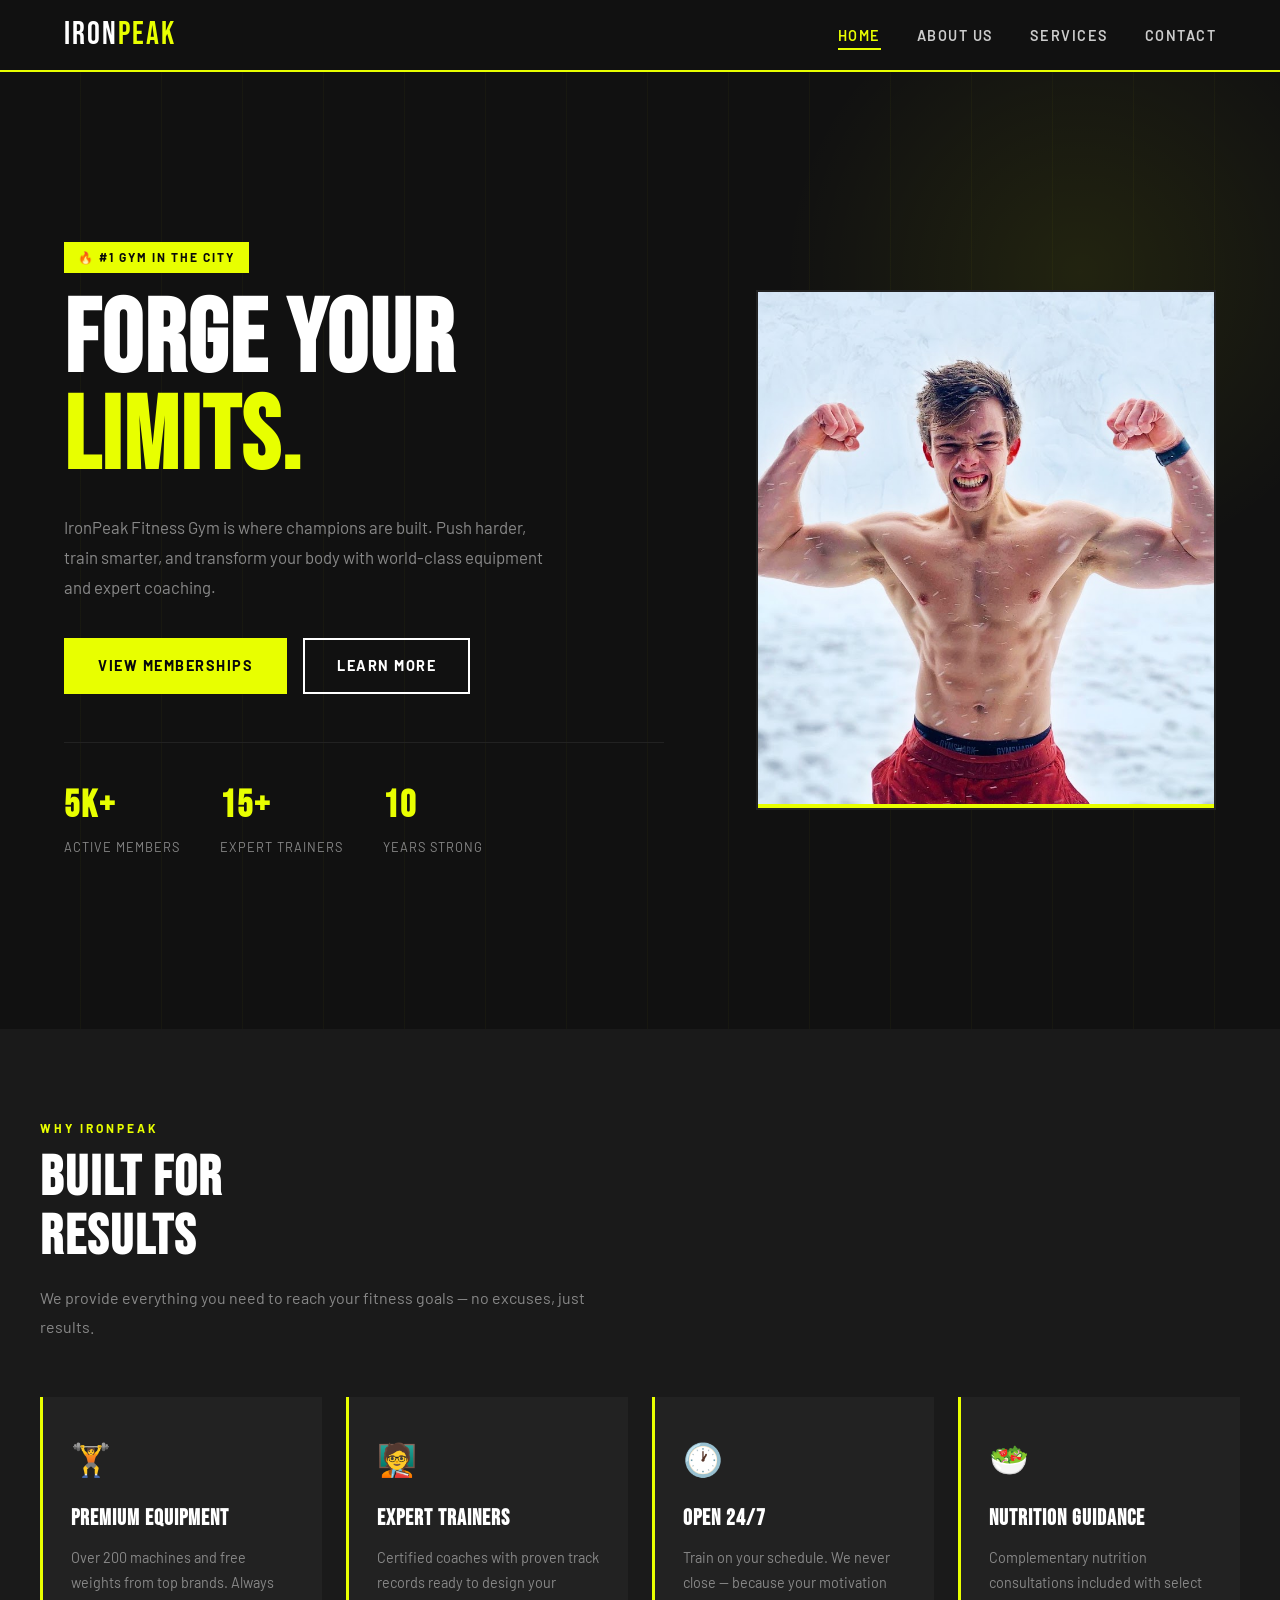
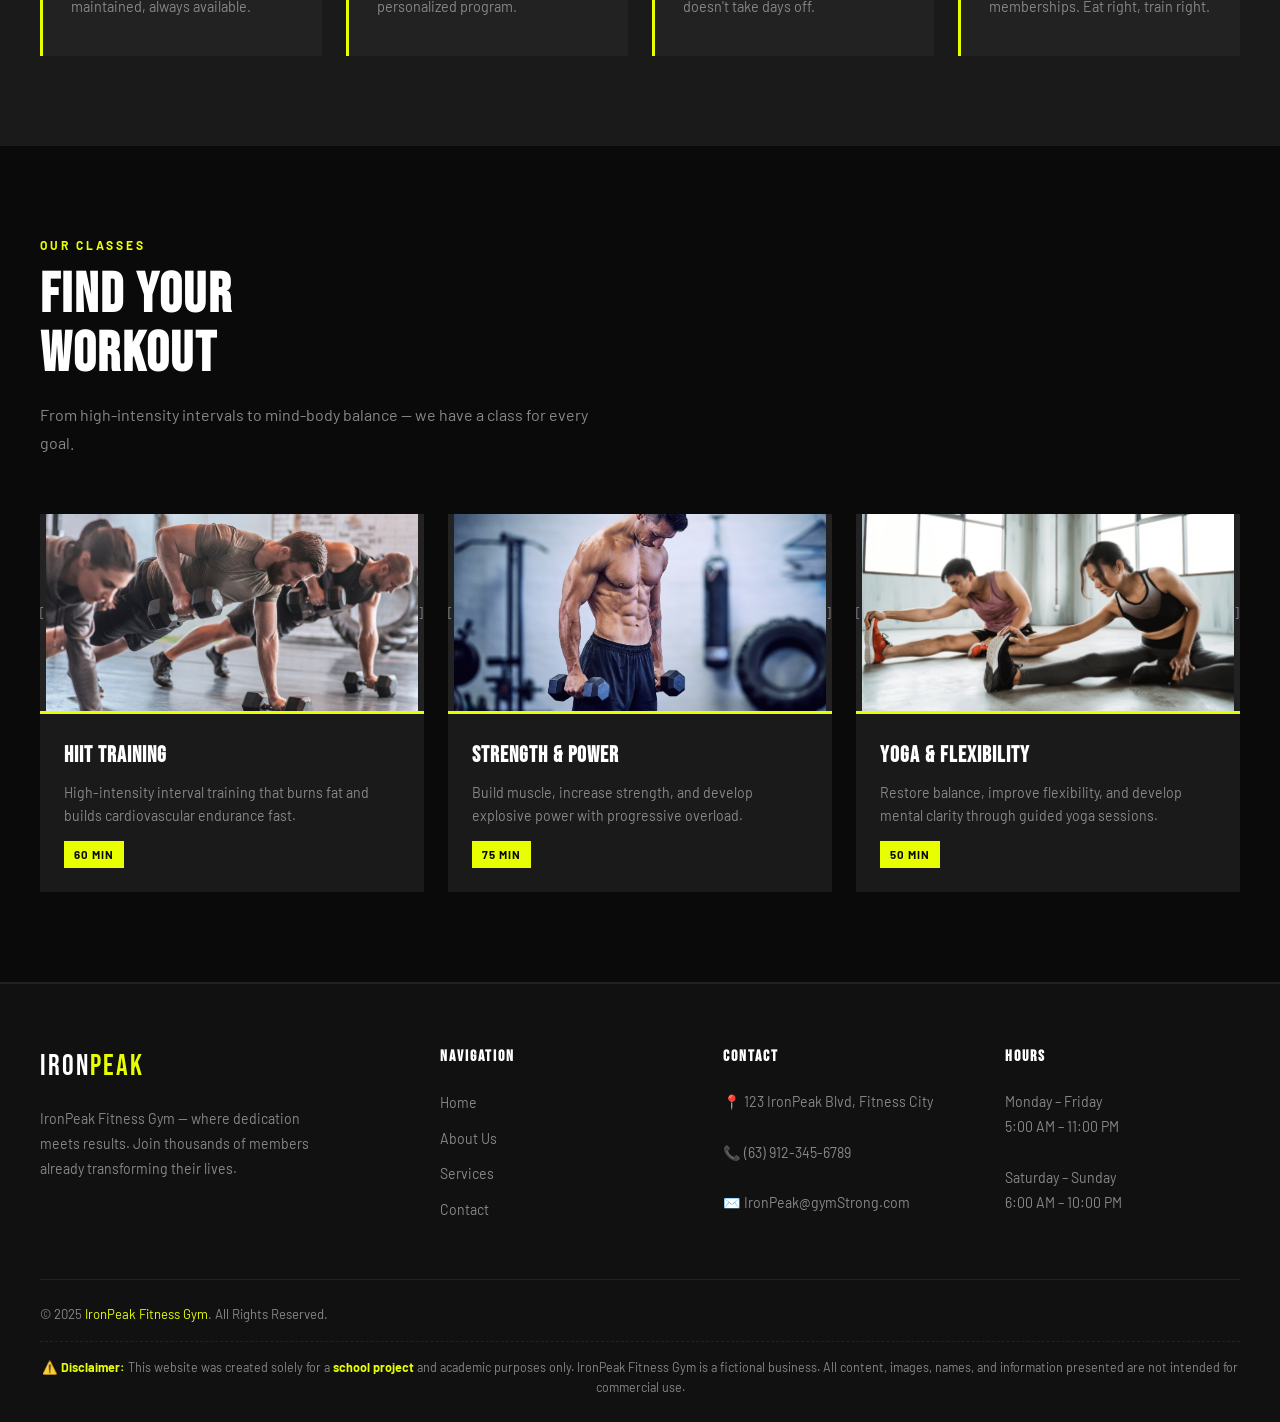
<file: index.html>
<!DOCTYPE html>
<html lang="en">
<head>
  <meta charset="UTF-8" />
  <meta name="viewport" content="width=device-width, initial-scale=1.0" />
  <title>IronPeak Fitness Gym — Home</title>
  <link rel="stylesheet" href="style.css" />
  <link href="https://fonts.googleapis.com/css2?family=Bebas+Neue&family=Barlow:wght@400;600;700&display=swap" rel="stylesheet" />
</head>
<body>

  <header>
    <div class="nav-container">
      <a href="index.html" class="logo">IRON<span>PEAK</span></a>
      <nav>
        <ul id="nav-menu">
          <li><a href="index.html" class="active">Home</a></li>
          <li><a href="about.html">About Us</a></li>
          <li><a href="services.html">Services</a></li>
          <li><a href="contact.html">Contact</a></li>
        </ul>
      </nav>
      <button class="hamburger" id="hamburger" aria-label="Toggle navigation">
        <span></span>
        <span></span>
        <span></span>
      </button>
    </div>
  </header>

  <section class="hero">
    <div class="hero-container">
      <div class="hero-text">
        <span class="hero-badge">🔥 #1 Gym in the City</span>
        <h1>FORGE YOUR<br><span>LIMITS.</span></h1>
        <p>IronPeak Fitness Gym is where champions are built. Push harder, train smarter, and transform your body with world-class equipment and expert coaching.</p>
        <div class="hero-buttons">
          <a href="services.html" class="btn-primary">View Memberships</a>
          <a href="about.html" class="btn-secondary">Learn More</a>
        </div>
        <div class="hero-stats">
          <div class="stat">
            <h3>5K+</h3>
            <p>Active Members</p>
          </div>
          <div class="stat">
            <h3>15+</h3>
            <p>Expert Trainers</p>
          </div>
          <div class="stat">
            <h3>10</h3>
            <p>Years Strong</p>
          </div>
        </div>
      </div>

      <div class="hero-image">
        <div class="hero-image-box">
          <div class="hero-image-placeholder">
            <img src="images\Stan 1.jpg" alt="Hero">
          </div>
        </div>
      </div>
    </div>
  </section>

  <section class="why-section">
    <div class="section-container">
      <span class="section-label">Why IronPeak</span>
      <h2 class="section-title">BUILT FOR<br>RESULTS</h2>
      <p class="section-subtitle">We provide everything you need to reach your fitness goals — no excuses, just results.</p>

      <div class="features-grid">
        <article class="feature-card">
          <div class="feature-icon">🏋️</div>
          <h3>Premium Equipment</h3>
          <p>Over 200 machines and free weights from top brands. Always maintained, always available.</p>
        </article>
        <article class="feature-card">
          <div class="feature-icon">🧑‍🏫</div>
          <h3>Expert Trainers</h3>
          <p>Certified coaches with proven track records ready to design your personalized program.</p>
        </article>
        <article class="feature-card">
          <div class="feature-icon">🕐</div>
          <h3>Open 24/7</h3>
          <p>Train on your schedule. We never close — because your motivation doesn't take days off.</p>
        </article>
        <article class="feature-card">
          <div class="feature-icon">🥗</div>
          <h3>Nutrition Guidance</h3>
          <p>Complementary nutrition consultations included with select memberships. Eat right, train right.</p>
        </article>
      </div>
    </div>
  </section>

  <section class="classes-section">
    <div class="section-container">
      <span class="section-label">Our Classes</span>
      <h2 class="section-title">FIND YOUR<br>WORKOUT</h2>
      <p class="section-subtitle">From high-intensity intervals to mind-body balance — we have a class for every goal.</p>

      <div class="classes-grid">
        <article class="class-card">
          <div class="class-card-img">[<img src="images/Class Hitt.jpeg" alt="pic1">]</div>
          <div class="class-card-body">
            <h3>HIIT Training</h3>
            <p>High-intensity interval training that burns fat and builds cardiovascular endurance fast.</p>
            <span class="class-tag">60 min</span>
          </div>
        </article>
        <article class="class-card">
          <div class="class-card-img">[<img src="images/Strength.jpg" alt="pic2">]</div>

          <div class="class-card-body">
            <h3>Strength & Power</h3>
            <p>Build muscle, increase strength, and develop explosive power with progressive overload.</p>
            <span class="class-tag">75 min</span>
          </div>
        </article>
        <article class="class-card">
          <div class="class-card-img">[<img src="images/Flexibility.jpg" alt="pic3">]</div>
          <div class="class-card-body">
            <h3>Yoga & Flexibility</h3>
            <p>Restore balance, improve flexibility, and develop mental clarity through guided yoga sessions.</p>
            <span class="class-tag">50 min</span>
          </div>
        </article>
      </div>
    </div>
  </section>

  <footer>
    <div class="footer-container">
      <div class="footer-top">
        <div class="footer-brand">
          <a href="index.html" class="logo">IRON<span>PEAK</span></a>
          <p>IronPeak Fitness Gym — where dedication meets results. Join thousands of members already transforming their lives.</p>
        </div>
        <div class="footer-col">
          <h4>Navigation</h4>
          <ul>
            <li><a href="index.html">Home</a></li>
            <li><a href="about.html">About Us</a></li>
            <li><a href="services.html">Services</a></li>
            <li><a href="contact.html">Contact</a></li>
          </ul>
        </div>
        <div class="footer-col">
          <h4>Contact</h4>
          <p>📍 123 IronPeak Blvd, Fitness City<br><br>📞 (63) 912-345-6789<br><br>✉️ IronPeak@gymStrong.com</p>
        </div>
        <div class="footer-col">
          <h4>Hours</h4>
          <p>Monday – Friday<br>5:00 AM – 11:00 PM<br><br>Saturday – Sunday<br>6:00 AM – 10:00 PM</p>
        </div>
      </div>
      <div class="footer-bottom">
        <p>© 2025 <span>IronPeak Fitness Gym</span>. All Rights Reserved.</p>
      </div>
      <div class="footer-disclaimer">
        <p>⚠️ <strong>Disclaimer:</strong> This website was created solely for a <strong>school project</strong> and academic purposes only. IronPeak Fitness Gym is a fictional business. All content, images, names, and information presented are not intended for commercial use.</p>
      </div>
    </div>
  </footer>

  <script>
    const hamburger = document.getElementById('hamburger');
    const navMenu = document.getElementById('nav-menu');
    hamburger.addEventListener('click', function() {
      navMenu.classList.toggle('open');
    });
  </script>

</body>
</html>
</file>
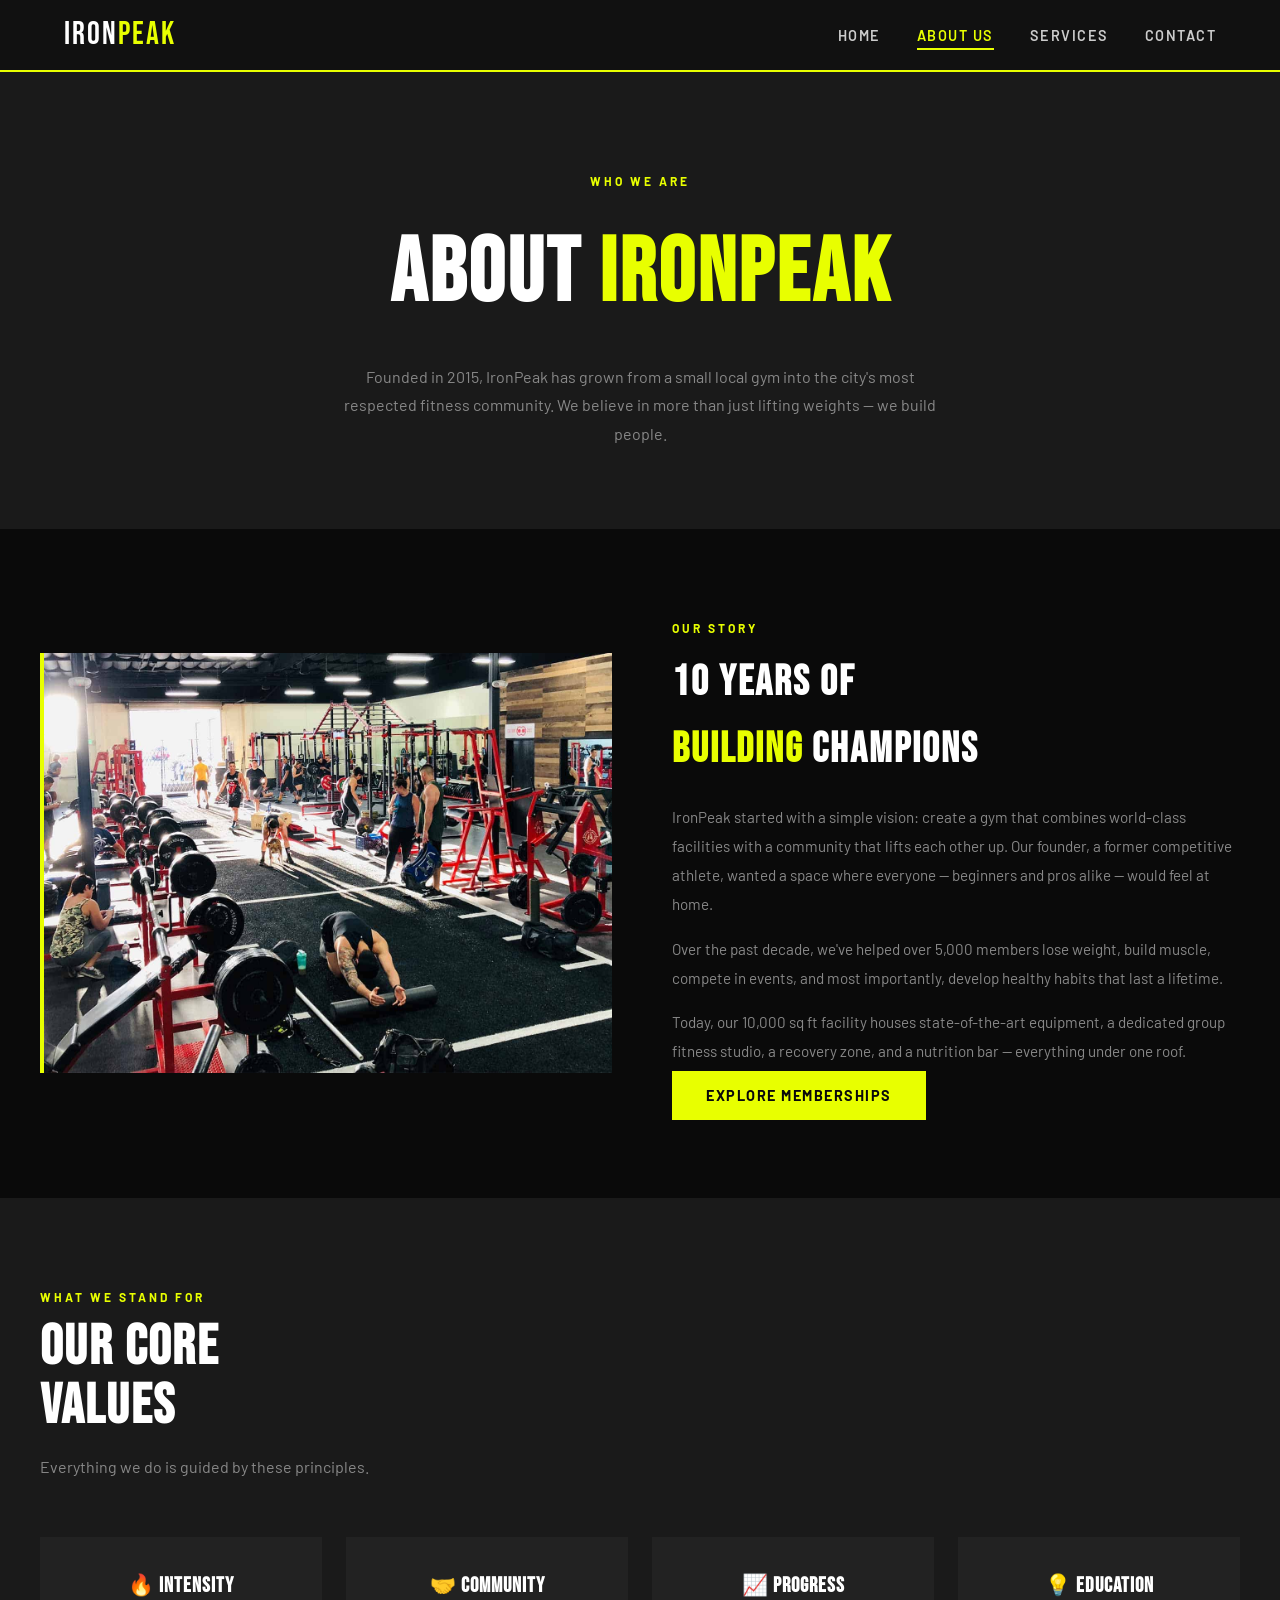
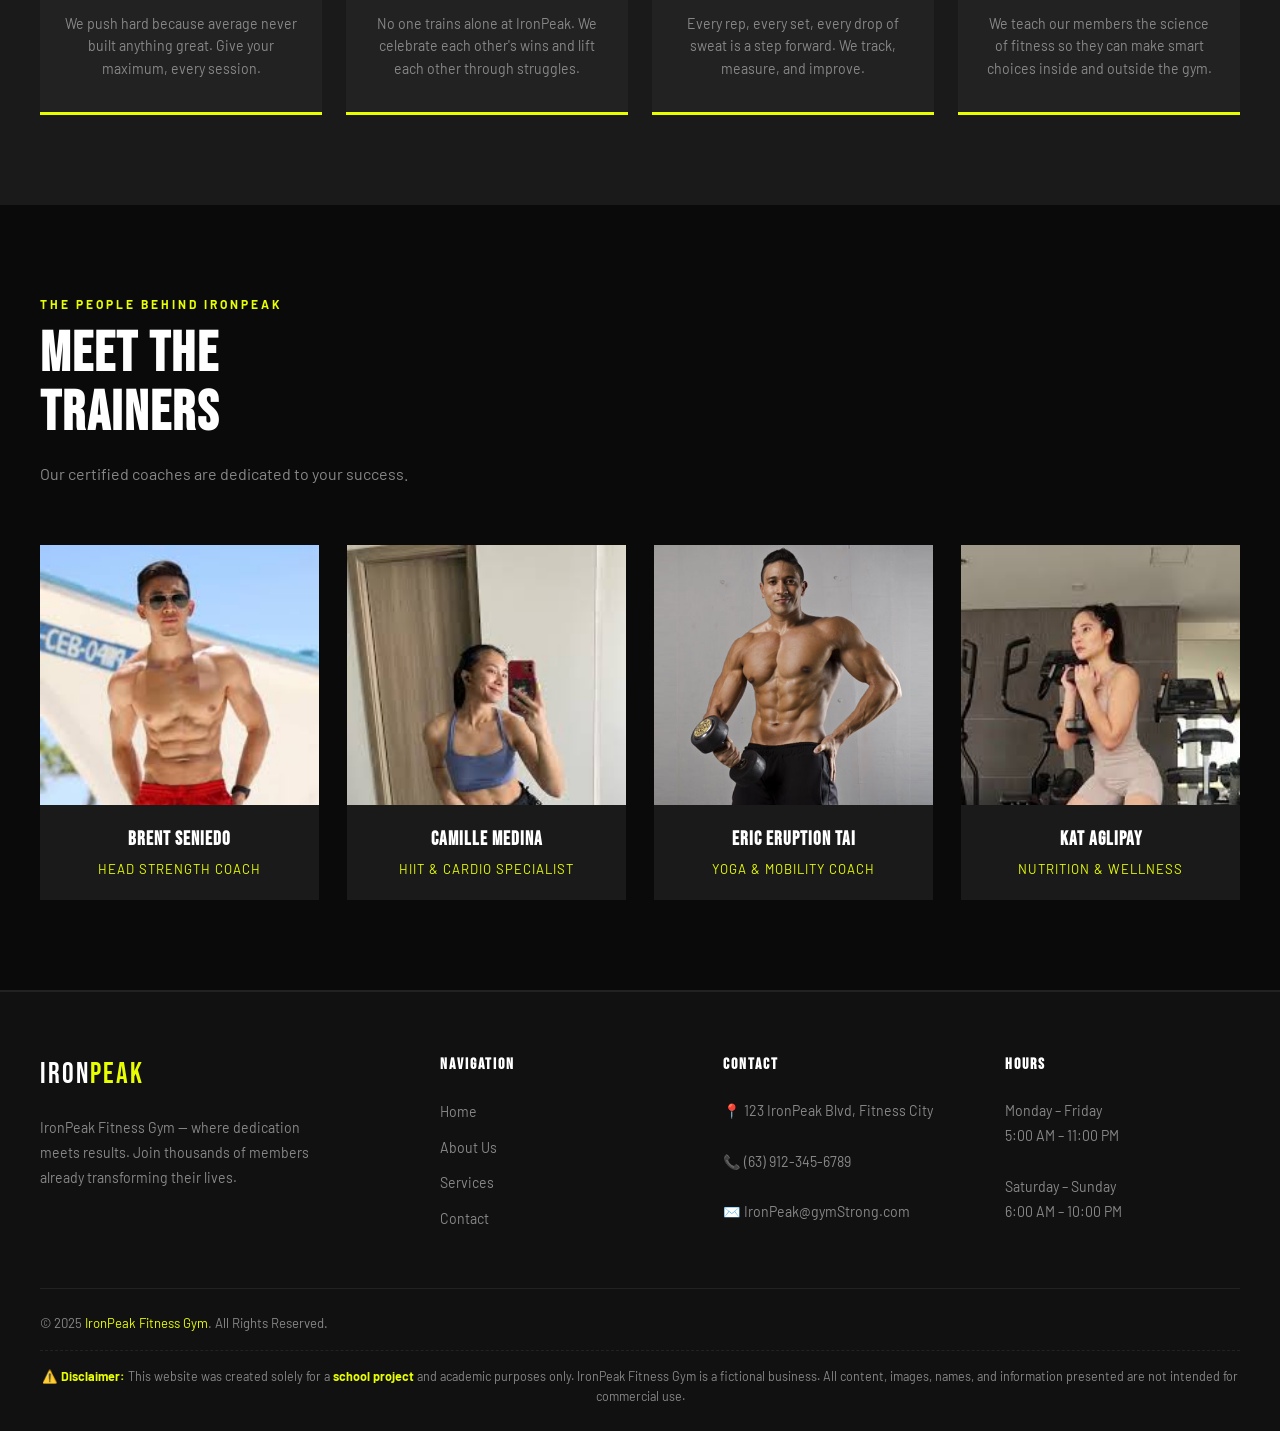
<file: about.html>
<!DOCTYPE html>
<html lang="en">
<head>
  <meta charset="UTF-8" />
  <meta name="viewport" content="width=device-width, initial-scale=1.0" />
  <title>IronPeak Fitness Gym — About Us</title>
  <link rel="stylesheet" href="style.css" />
  <link href="https://fonts.googleapis.com/css2?family=Bebas+Neue&family=Barlow:wght@400;600;700&display=swap" rel="stylesheet" />
</head>
<body>

  <header>
    <div class="nav-container">
      <a href="index.html" class="logo">IRON<span>PEAK</span></a>
      <nav>
        <ul id="nav-menu">
          <li><a href="index.html">Home</a></li>
          <li><a href="about.html" class="active">About Us</a></li>
          <li><a href="services.html">Services</a></li>
          <li><a href="contact.html">Contact</a></li>
        </ul>
      </nav>
      <button class="hamburger" id="hamburger" aria-label="Toggle navigation">
        <span></span>
        <span></span>
        <span></span>
      </button>
    </div>
  </header>

  <section class="about-hero">
    <span class="section-label">Who We Are</span>
    <h1>ABOUT <span>IRONPEAK</span></h1>
    <p>Founded in 2015, IronPeak has grown from a small local gym into the city's most respected fitness community. We believe in more than just lifting weights — we build people.</p>
  </section>

  <section class="about-story">
    <div class="section-container">
      <div class="about-flex">
        <div class="about-img-box">
          <img src="images/Gym.jpg" alt="gym">
        </div>
        <div class="about-content">
          <span class="section-label">Our Story</span>
          <h2>10 YEARS OF<br><span>BUILDING</span> CHAMPIONS</h2>
          <p>IronPeak started with a simple vision: create a gym that combines world-class facilities with a community that lifts each other up. Our founder, a former competitive athlete, wanted a space where everyone — beginners and pros alike — would feel at home.</p>
          <p>Over the past decade, we've helped over 5,000 members lose weight, build muscle, compete in events, and most importantly, develop healthy habits that last a lifetime.</p>
          <p>Today, our 10,000 sq ft facility houses state-of-the-art equipment, a dedicated group fitness studio, a recovery zone, and a nutrition bar — everything under one roof.</p>
          <a href="services.html" class="btn-primary">Explore Memberships</a>
        </div>
      </div>
    </div>
  </section>

  <section class="about-values">
    <div class="section-container">
      <span class="section-label">What We Stand For</span>
      <h2 class="section-title">OUR CORE<br>VALUES</h2>
      <p class="section-subtitle">Everything we do is guided by these principles.</p>

      <div class="values-grid">
        <article class="value-card">
          <h3>🔥 Intensity</h3>
          <p>We push hard because average never built anything great. Give your maximum, every session.</p>
        </article>
        <article class="value-card">
          <h3>🤝 Community</h3>
          <p>No one trains alone at IronPeak. We celebrate each other's wins and lift each other through struggles.</p>
        </article>
        <article class="value-card">
          <h3>📈 Progress</h3>
          <p>Every rep, every set, every drop of sweat is a step forward. We track, measure, and improve.</p>
        </article>
        <article class="value-card">
          <h3>💡 Education</h3>
          <p>We teach our members the science of fitness so they can make smart choices inside and outside the gym.</p>
        </article>
      </div>
    </div>
  </section>

  <section class="team-section">
    <div class="section-container">
      <span class="section-label">The People Behind IronPeak</span>
      <h2 class="section-title">MEET THE<br>TRAINERS</h2>
      <p class="section-subtitle">Our certified coaches are dedicated to your success.</p>

      <div class="team-grid">
        <article class="team-card">
          <div class="team-photo"><img src="images/brent.jpg" alt="brent"></div>
          <div class="team-info">
            <h4>Brent Seniedo</h4>
            <p>Head Strength Coach</p>
          </div>
        </article>
        <article class="team-card">
          <div class="team-photo"><img src="images/camille.jpg" alt="cam"></div>
          <div class="team-info">
            <h4>Camille Medina</h4>
            <p>HIIT & Cardio Specialist</p>
          </div>
        </article>
        <article class="team-card">
          <div class="team-photo"><img src="images/Eric.jpg" alt="Eric"></div>
          <div class="team-info">
            <h4>Eric Eruption Tai </h4>
            <p>Yoga & Mobility Coach</p>
          </div>
        </article>
        <article class="team-card">
          <div class="team-photo"><img src="images/Kat.jpg" alt="Kat"></div>
          <div class="team-info">
            <h4>Kat Aglipay</h4>
            <p>Nutrition & Wellness</p>
          </div>
        </article>
      </div>
    </div>
  </section>

  <footer>
    <div class="footer-container">
      <div class="footer-top">
        <div class="footer-brand">
          <a href="index.html" class="logo">IRON<span>PEAK</span></a>
          <p>IronPeak Fitness Gym — where dedication meets results. Join thousands of members already transforming their lives.</p>
        </div>
        <div class="footer-col">
          <h4>Navigation</h4>
          <ul>
            <li><a href="index.html">Home</a></li>
            <li><a href="about.html">About Us</a></li>
            <li><a href="services.html">Services</a></li>
            <li><a href="contact.html">Contact</a></li>
          </ul>
        </div>
        <div class="footer-col">
          <h4>Contact</h4>
          <p>📍 123 IronPeak Blvd, Fitness City<br><br>📞 (63) 912-345-6789<br><br>✉️ IronPeak@gymStrong.com</p>
        </div>
        <div class="footer-col">
          <h4>Hours</h4>
          <p>Monday – Friday<br>5:00 AM – 11:00 PM<br><br>Saturday – Sunday<br>6:00 AM – 10:00 PM</p>
        </div>
      </div>
      <div class="footer-bottom">
        <p>© 2025 <span>IronPeak Fitness Gym</span>. All Rights Reserved.</p>
      </div>
      <div class="footer-disclaimer">
        <p>⚠️ <strong>Disclaimer:</strong> This website was created solely for a <strong>school project</strong> and academic purposes only. IronPeak Fitness Gym is a fictional business. All content, images, names, and information presented are not intended for commercial use.</p>
      </div>
    </div>
  </footer>
  
  <script>
    const hamburger = document.getElementById('hamburger');
    const navMenu = document.getElementById('nav-menu');
    hamburger.addEventListener('click', function() {
      navMenu.classList.toggle('open');
    });
  </script>

</body>
</html>
</file>
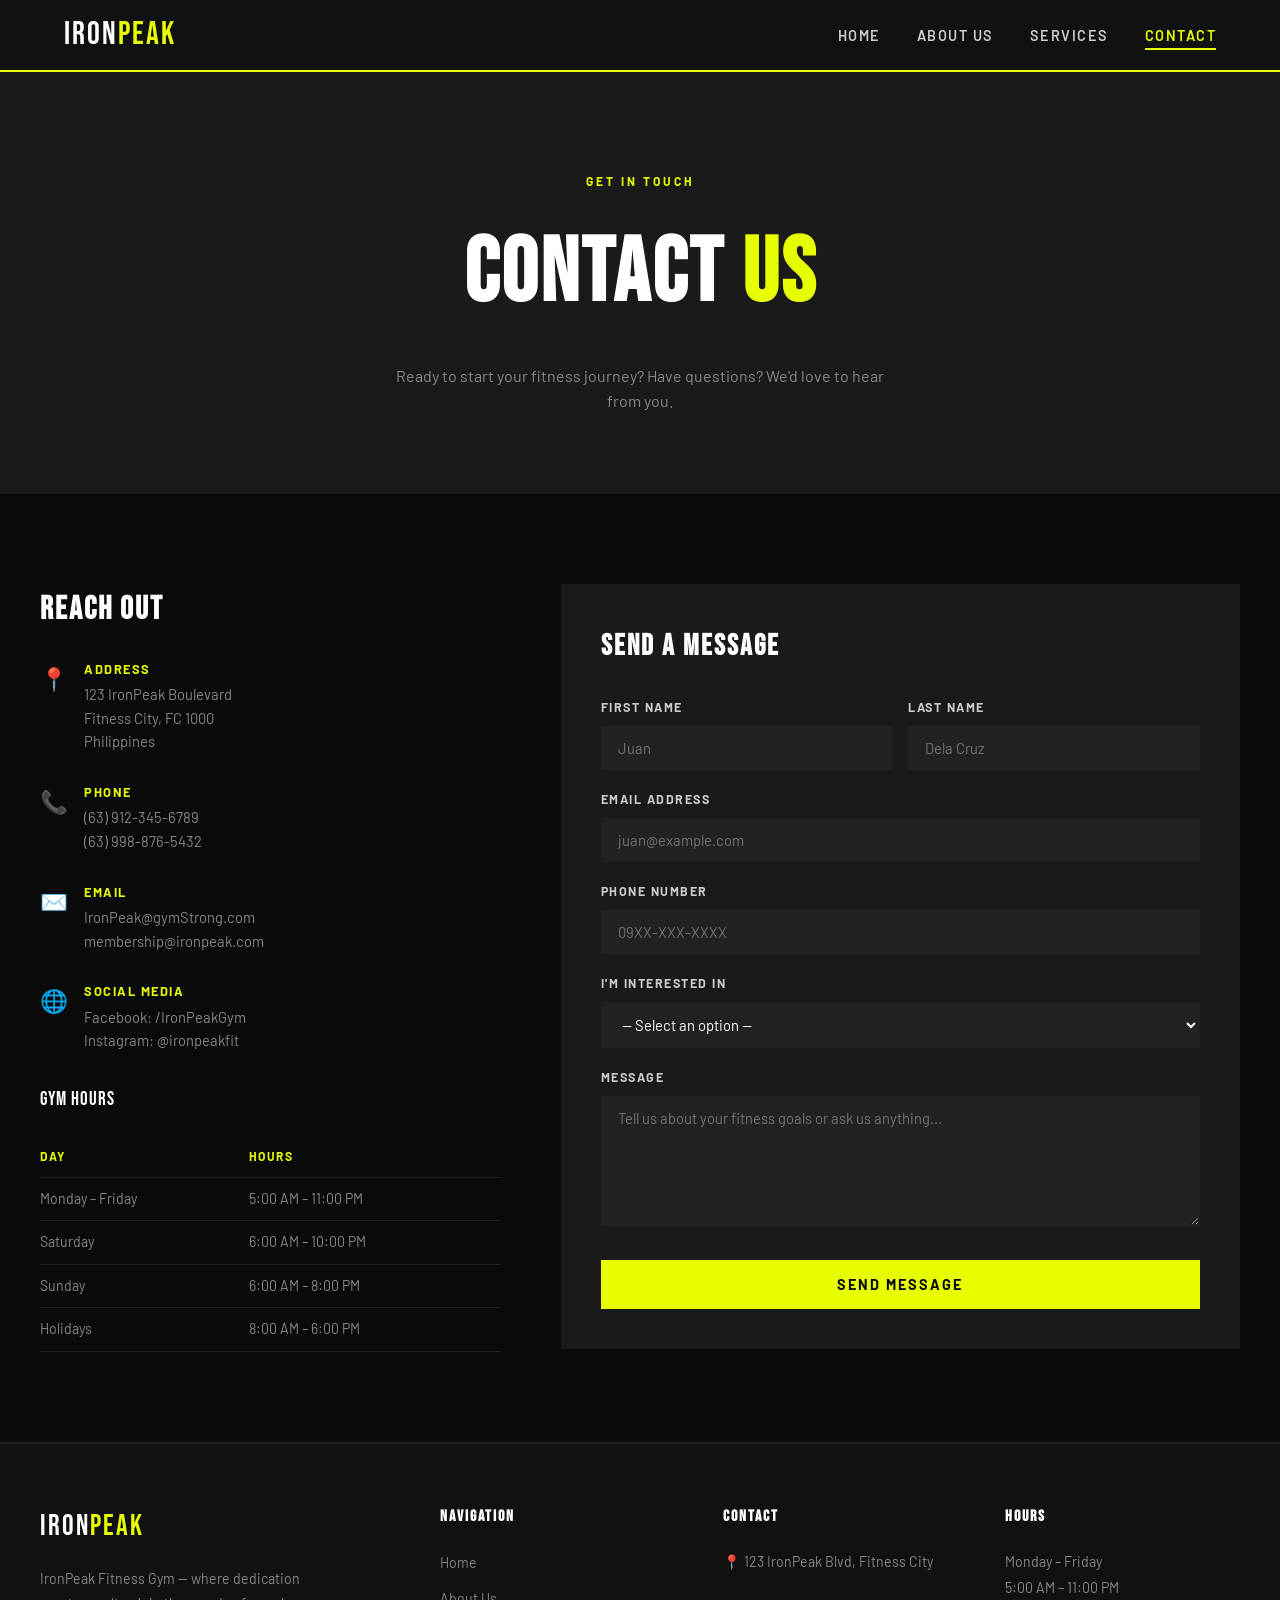
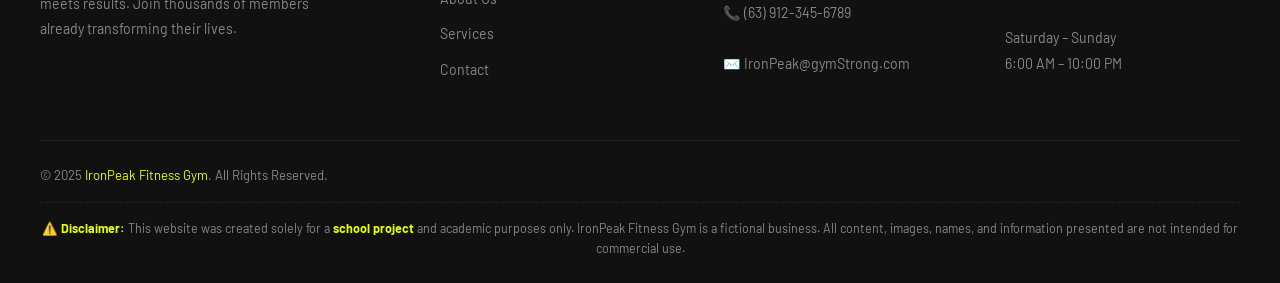
<file: contact.html>
<!DOCTYPE html>
<html lang="en">
<head>
  <meta charset="UTF-8" />
  <meta name="viewport" content="width=device-width, initial-scale=1.0" />
  <title>IronPeak Fitness Gym — Contact</title>
  <link rel="stylesheet" href="style.css" />
  <link href="https://fonts.googleapis.com/css2?family=Bebas+Neue&family=Barlow:wght@400;600;700&display=swap" rel="stylesheet" />
</head>
<body>

  <header>
    <div class="nav-container">
      <a href="index.html" class="logo">IRON<span>PEAK</span></a>
      <nav>
        <ul id="nav-menu">
          <li><a href="index.html">Home</a></li>
          <li><a href="about.html">About Us</a></li>
          <li><a href="services.html">Services</a></li>
          <li><a href="contact.html" class="active">Contact</a></li>
        </ul>
      </nav>
      <button class="hamburger" id="hamburger" aria-label="Toggle navigation">
        <span></span>
        <span></span>
        <span></span>
      </button>
    </div>
  </header>

  <section class="contact-hero">
    <span class="section-label">Get In Touch</span>
    <h1>CONTACT <span>US</span></h1>
    <p>Ready to start your fitness journey? Have questions? We'd love to hear from you.</p>
  </section>

  <section class="contact-section">
    <div class="section-container">
      <div class="contact-flex">

        <div class="contact-info">
          <h2>REACH OUT</h2>

          <div class="contact-detail">
            <div class="contact-detail-icon">📍</div>
            <div>
              <h4>Address</h4>
              <p>123 IronPeak Boulevard<br>Fitness City, FC 1000<br>Philippines</p>
            </div>
          </div>

          <div class="contact-detail">
            <div class="contact-detail-icon">📞</div>
            <div>
              <h4>Phone</h4>
              <p>(63) 912-345-6789<br>(63) 998-876-5432</p>
            </div>
          </div>

          <div class="contact-detail">
            <div class="contact-detail-icon">✉️</div>
            <div>
              <h4>Email</h4>
              <p>IronPeak@gymStrong.com<br>membership@ironpeak.com</p>
            </div>
          </div>

          <div class="contact-detail">
            <div class="contact-detail-icon">🌐</div>
            <div>
              <h4>Social Media</h4>
              <p>Facebook: /IronPeakGym<br>Instagram: @ironpeakfit</p>
            </div>
          </div>

          <table class="hours-table">
            <caption>Gym Hours</caption>
            <thead>
              <tr>
                <th>Day</th>
                <th>Hours</th>
              </tr>
            </thead>
            <tbody>
              <tr>
                <td>Monday – Friday</td>
                <td>5:00 AM – 11:00 PM</td>
              </tr>
              <tr>
                <td>Saturday</td>
                <td>6:00 AM – 10:00 PM</td>
              </tr>
              <tr>
                <td>Sunday</td>
                <td>6:00 AM – 8:00 PM</td>
              </tr>
              <tr>
                <td>Holidays</td>
                <td>8:00 AM – 6:00 PM</td>
              </tr>
            </tbody>
          </table>
        </div>

        <div class="contact-form-wrap">
          <h2>SEND A MESSAGE</h2>
          <form action="#" method="POST">

            <div class="form-row">
              <div class="form-group">
                <label for="first-name">First Name</label>
                <input type="text" id="first-name" name="first_name" placeholder="Juan" required />
              </div>
              <div class="form-group">
                <label for="last-name">Last Name</label>
                <input type="text" id="last-name" name="last_name" placeholder="Dela Cruz" required />
              </div>
            </div>

            <div class="form-group">
              <label for="email">Email Address</label>
              <input type="email" id="email" name="email" placeholder="juan@example.com" required />
            </div>

            <div class="form-group">
              <label for="phone">Phone Number</label>
              <input type="tel" id="phone" name="phone" placeholder="09XX-XXX-XXXX" />
            </div>

            <div class="form-group">
              <label for="interest">I'm Interested In</label>
              <select id="interest" name="interest">
                <option value="">— Select an option —</option>
                <option value="basic">Basic Membership</option>
                <option value="pro">Pro Membership</option>
                <option value="elite">Elite Membership</option>
                <option value="personal-training">Personal Training</option>
                <option value="group-classes">Group Classes</option>
                <option value="other">Other / General Inquiry</option>
              </select>
            </div>

            <div class="form-group">
              <label for="message">Message</label>
              <textarea id="message" name="message" placeholder="Tell us about your fitness goals or ask us anything..."></textarea>
            </div>

            <button type="submit" class="form-submit">Send Message</button>

          </form>
        </div>

      </div>
    </div>
  </section>

  <footer>
    <div class="footer-container">
      <div class="footer-top">
        <div class="footer-brand">
          <a href="index.html" class="logo">IRON<span>PEAK</span></a>
          <p>IronPeak Fitness Gym — where dedication meets results. Join thousands of members already transforming their lives.</p>
        </div>
        <div class="footer-col">
          <h4>Navigation</h4>
          <ul>
            <li><a href="index.html">Home</a></li>
            <li><a href="about.html">About Us</a></li>
            <li><a href="services.html">Services</a></li>
            <li><a href="contact.html">Contact</a></li>
          </ul>
        </div>
        <div class="footer-col">
          <h4>Contact</h4>
          <p>📍 123 IronPeak Blvd, Fitness City<br><br>📞 (63) 912-345-6789<br><br>✉️ IronPeak@gymStrong.com</p>
        </div>
        <div class="footer-col">
          <h4>Hours</h4>
          <p>Monday – Friday<br>5:00 AM – 11:00 PM<br><br>Saturday – Sunday<br>6:00 AM – 10:00 PM</p>
        </div>
      </div>
      <div class="footer-bottom">
        <p>© 2025 <span>IronPeak Fitness Gym</span>. All Rights Reserved.</p>
      </div>
      <div class="footer-disclaimer">
        <p>⚠️ <strong>Disclaimer:</strong> This website was created solely for a <strong>school project</strong> and academic purposes only. IronPeak Fitness Gym is a fictional business. All content, images, names, and information presented are not intended for commercial use.</p>
      </div>
    </div>
  </footer>

  <script>
    const hamburger = document.getElementById('hamburger');
    const navMenu = document.getElementById('nav-menu');
    hamburger.addEventListener('click', function() {
      navMenu.classList.toggle('open');
    });
  </script>

</body>
</html>
</file>
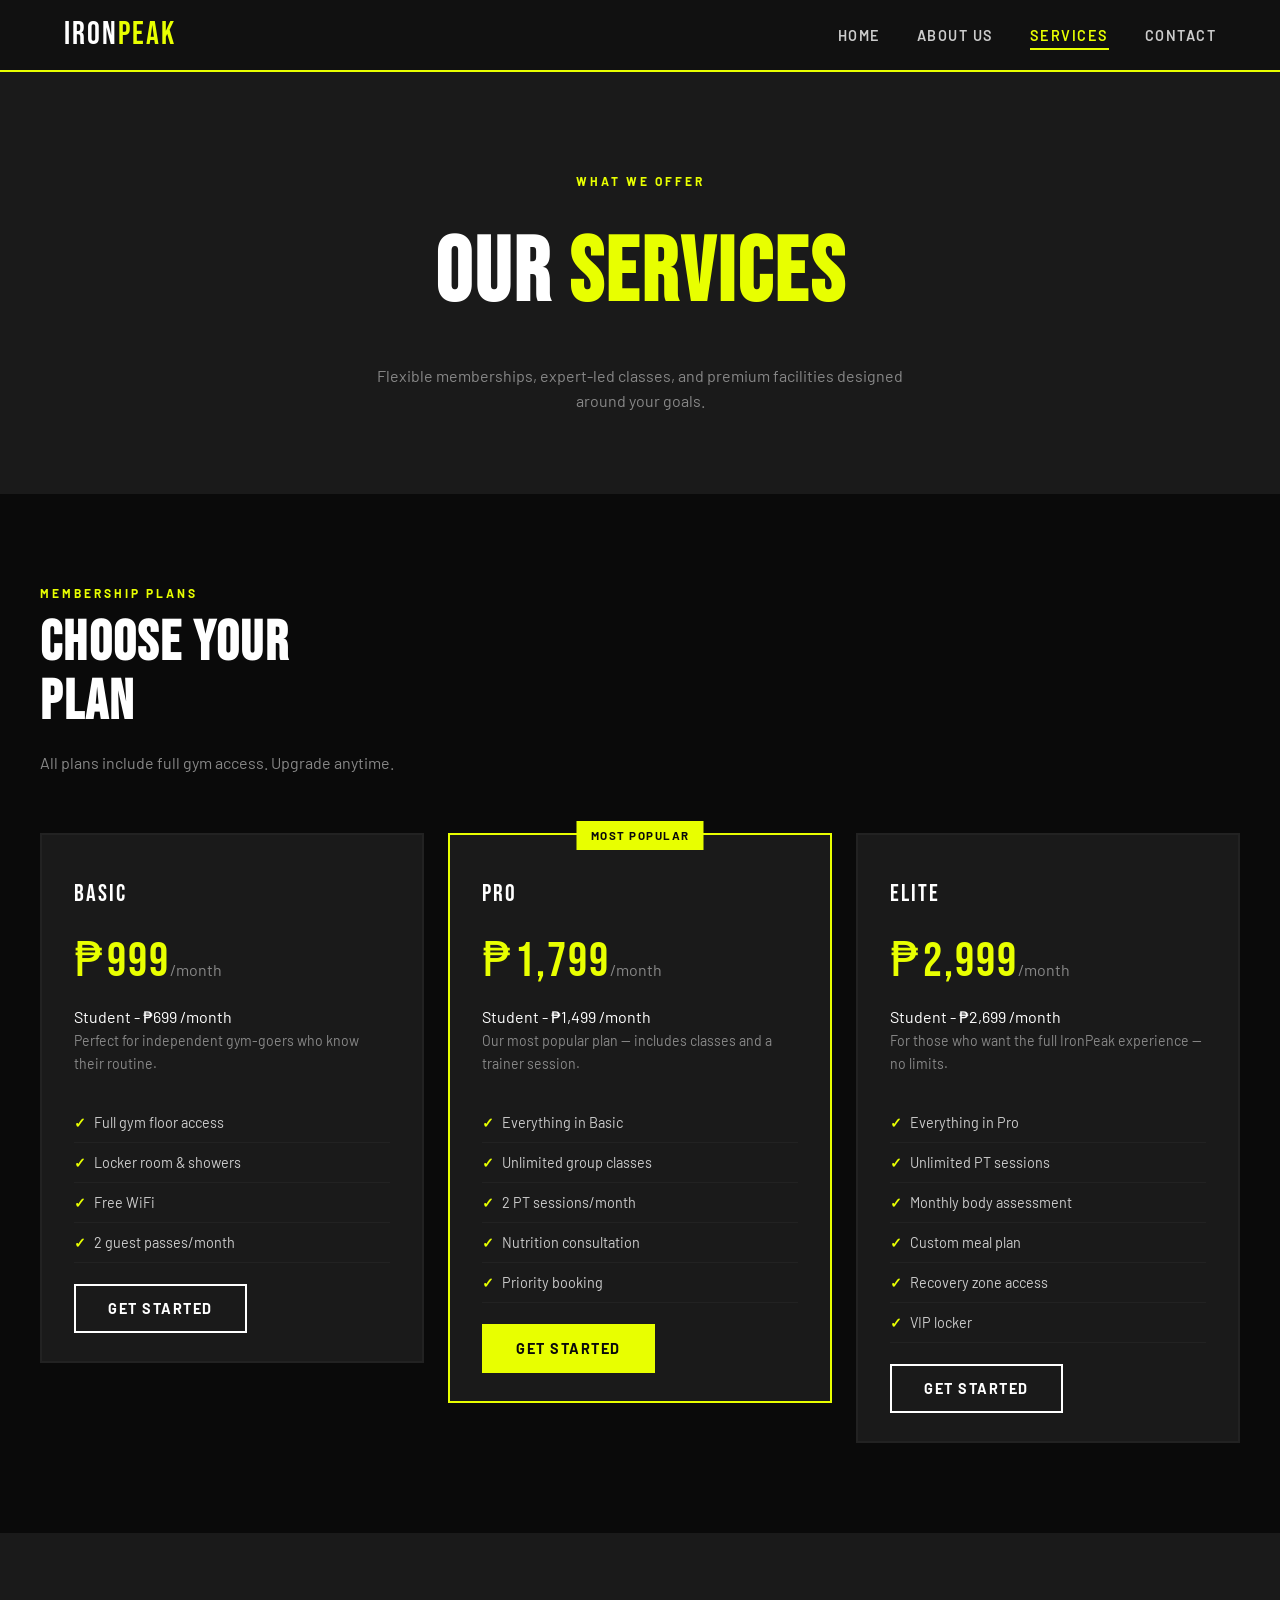
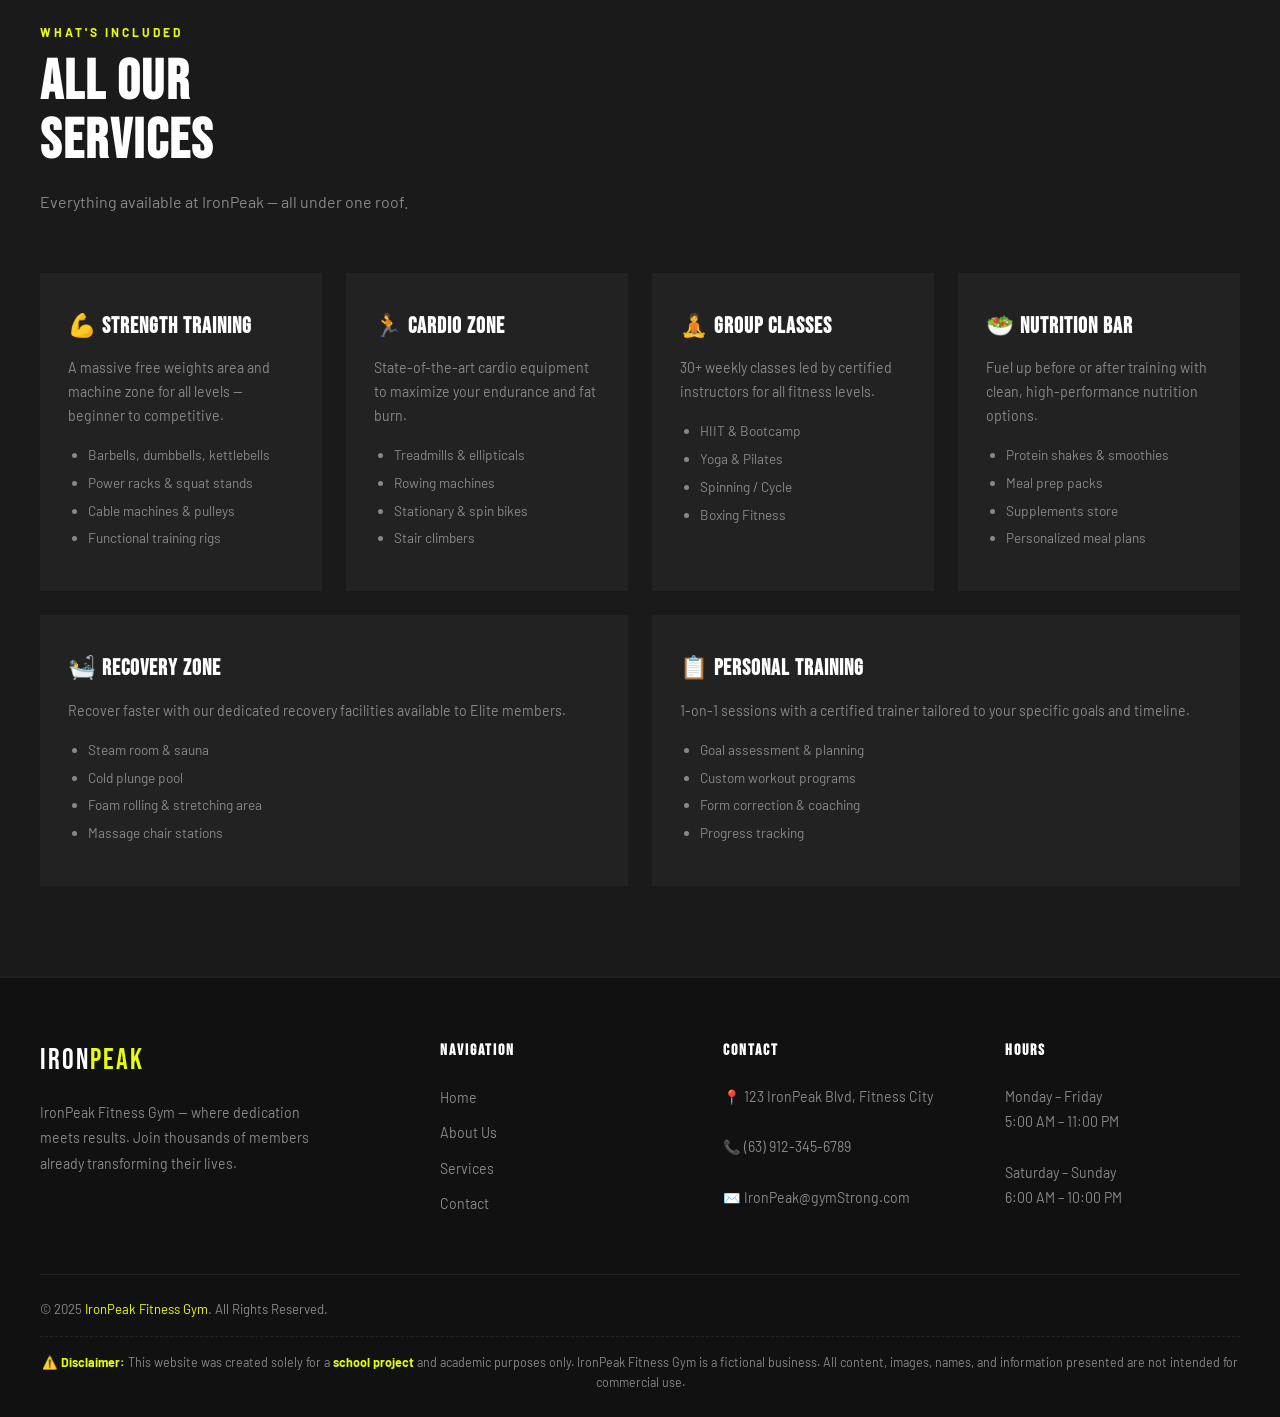
<file: services.html>
<!DOCTYPE html>
<html lang="en">
<head>
  <meta charset="UTF-8" />
  <meta name="viewport" content="width=device-width, initial-scale=1.0" />
  <title>IronPeak Fitness Gym — Services</title>
  <link rel="stylesheet" href="style.css" />
  <link href="https://fonts.googleapis.com/css2?family=Bebas+Neue&family=Barlow:wght@400;600;700&display=swap" rel="stylesheet" />
</head>
<body>

  <header>
    <div class="nav-container">
      <a href="index.html" class="logo">IRON<span>PEAK</span></a>
      <nav>
        <ul id="nav-menu">
          <li><a href="index.html">Home</a></li>
          <li><a href="about.html">About Us</a></li>
          <li><a href="services.html" class="active">Services</a></li>
          <li><a href="contact.html">Contact</a></li>
        </ul>
      </nav>
      <button class="hamburger" id="hamburger" aria-label="Toggle navigation">
        <span></span>
        <span></span>
        <span></span>
      </button>
    </div>
  </header>

  <section class="services-hero">
    <span class="section-label">What We Offer</span>
    <h1>OUR <span>SERVICES</span></h1>
    <p>Flexible memberships, expert-led classes, and premium facilities designed around your goals.</p>
  </section>

  <section class="membership-section">
    <div class="section-container">
      <span class="section-label">Membership Plans</span>
      <h2 class="section-title">CHOOSE YOUR<br>PLAN</h2>
      <p class="section-subtitle">All plans include full gym access. Upgrade anytime.</p>

      <div class="plans-grid">

        <article class="plan-card">
          <p class="plan-name">BASIC</p>
          <p class="plan-price">₱999<span>/month</span></p>
          <p class "plan-disc">Student - ₱699 <span>/month</span></p>
          <p class="plan-desc">Perfect for independent gym-goers who know their routine.</p>
          <ul class="plan-features">
            <li>Full gym floor access</li>
            <li>Locker room & showers</li>
            <li>Free WiFi</li>
            <li>2 guest passes/month</li>
          </ul>
          <a href="contact.html" class="btn-secondary">Get Started</a>
        </article>

        <article class="plan-card featured">
          <span class="plan-badge">Most Popular</span>
          <p class="plan-name">PRO</p>
          <p class="plan-price">₱1,799<span>/month</span></p>
          <p class "plan-disc">Student - ₱1,499 <span>/month</span></p>
          <p class="plan-desc">Our most popular plan — includes classes and a trainer session.</p>
          <ul class="plan-features">
            <li>Everything in Basic</li>
            <li>Unlimited group classes</li>
            <li>2 PT sessions/month</li>
            <li>Nutrition consultation</li>
            <li>Priority booking</li>
          </ul>
          <a href="contact.html" class="btn-primary">Get Started</a>
        </article>

        <article class="plan-card">
          <p class="plan-name">ELITE</p>
          <p class="plan-price">₱2,999<span>/month</span></p>
          <p class "plan-disc">Student - ₱2,699 <span>/month</span></p>
          <p class="plan-desc">For those who want the full IronPeak experience — no limits.</p>
          <ul class="plan-features">
            <li>Everything in Pro</li>
            <li>Unlimited PT sessions</li>
            <li>Monthly body assessment</li>
            <li>Custom meal plan</li>
            <li>Recovery zone access</li>
            <li>VIP locker</li>
          </ul>
          <a href="contact.html" class="btn-secondary">Get Started</a>
        </article>

      </div>
    </div>
  </section>

  <section class="services-list-section">
    <div class="section-container">
      <span class="section-label">What's Included</span>
      <h2 class="section-title">ALL OUR<br>SERVICES</h2>
      <p class="section-subtitle">Everything available at IronPeak — all under one roof.</p>

      <div class="services-grid">

        <article class="service-item">
          <h3>💪 Strength Training</h3>
          <p>A massive free weights area and machine zone for all levels — beginner to competitive.</p>
          <ul>
            <li>Barbells, dumbbells, kettlebells</li>
            <li>Power racks & squat stands</li>
            <li>Cable machines & pulleys</li>
            <li>Functional training rigs</li>
          </ul>
        </article>

        <article class="service-item">
          <h3>🏃 Cardio Zone</h3>
          <p>State-of-the-art cardio equipment to maximize your endurance and fat burn.</p>
          <ul>
            <li>Treadmills & ellipticals</li>
            <li>Rowing machines</li>
            <li>Stationary & spin bikes</li>
            <li>Stair climbers</li>
          </ul>
        </article>

        <article class="service-item">
          <h3>🧘 Group Classes</h3>
          <p>30+ weekly classes led by certified instructors for all fitness levels.</p>
          <ul>
            <li>HIIT & Bootcamp</li>
            <li>Yoga & Pilates</li>
            <li>Spinning / Cycle</li>
            <li>Boxing Fitness</li>
          </ul>
        </article>

        <article class="service-item">
          <h3>🥗 Nutrition Bar</h3>
          <p>Fuel up before or after training with clean, high-performance nutrition options.</p>
          <ul>
            <li>Protein shakes & smoothies</li>
            <li>Meal prep packs</li>
            <li>Supplements store</li>
            <li>Personalized meal plans</li>
          </ul>
        </article>

        <article class="service-item">
          <h3>🛀 Recovery Zone</h3>
          <p>Recover faster with our dedicated recovery facilities available to Elite members.</p>
          <ul>
            <li>Steam room & sauna</li>
            <li>Cold plunge pool</li>
            <li>Foam rolling & stretching area</li>
            <li>Massage chair stations</li>
          </ul>
        </article>

        <article class="service-item">
          <h3>📋 Personal Training</h3>
          <p>1-on-1 sessions with a certified trainer tailored to your specific goals and timeline.</p>
          <ul>
            <li>Goal assessment & planning</li>
            <li>Custom workout programs</li>
            <li>Form correction & coaching</li>
            <li>Progress tracking</li>
          </ul>
        </article>

      </div>
    </div>
  </section>

  <footer>
    <div class="footer-container">
      <div class="footer-top">
        <div class="footer-brand">
          <a href="index.html" class="logo">IRON<span>PEAK</span></a>
          <p>IronPeak Fitness Gym — where dedication meets results. Join thousands of members already transforming their lives.</p>
        </div>
        <div class="footer-col">
          <h4>Navigation</h4>
          <ul>
            <li><a href="index.html">Home</a></li>
            <li><a href="about.html">About Us</a></li>
            <li><a href="services.html">Services</a></li>
            <li><a href="contact.html">Contact</a></li>
          </ul>
        </div>
        <div class="footer-col">
          <h4>Contact</h4>
          <p>📍 123 IronPeak Blvd, Fitness City<br><br>📞 (63) 912-345-6789<br><br>✉️ IronPeak@gymStrong.com</p>
        </div>
        <div class="footer-col">
          <h4>Hours</h4>
          <p>Monday – Friday<br>5:00 AM – 11:00 PM<br><br>Saturday – Sunday<br>6:00 AM – 10:00 PM</p>
        </div>
      </div>
      <div class="footer-bottom">
        <p>© 2025 <span>IronPeak Fitness Gym</span>. All Rights Reserved.</p>
      </div>
      <div class="footer-disclaimer">
        <p>⚠️ <strong>Disclaimer:</strong> This website was created solely for a <strong>school project</strong> and academic purposes only. IronPeak Fitness Gym is a fictional business. All content, images, names, and information presented are not intended for commercial use.</p>
      </div>
    </div>
  </footer>

  <script>
    const hamburger = document.getElementById('hamburger');
    const navMenu = document.getElementById('nav-menu');
    hamburger.addEventListener('click', function() {
      navMenu.classList.toggle('open');
    });
  </script>

</body>
</html>
</file>
<file: style.css>
:root {
  --black: #0a0a0a;
  --dark: #111111;
  --dark-2: #1a1a1a;
  --dark-3: #222222;
  --accent: #e8ff00;
  --accent-2: #ff4c00;
  --white: #ffffff;
  --gray: #888888;
  --light-gray: #cccccc;
  --font-display: 'Bebas Neue', sans-serif;
  --font-body: 'Barlow', sans-serif;
}

/* --- Reset & Base --- */
* {
  margin: 0;
  padding: 0;
  box-sizing: border-box;
}

html {
  scroll-behavior: smooth;
}

body {
  background-color: var(--black);
  color: var(--white);
  font-family: var(--font-body);
  font-size: 16px;
  line-height: 1.6;
}

img {
  max-width: 100%;
  height: auto;
  display: block;
}

a {
  text-decoration: none;
  color: inherit;
}

ul {
  list-style: none;
}

/*HEADER & NAVIGATION*/

header {
  background-color: var(--dark);
  position: sticky;
  top: 0;
  z-index: 1000;
  border-bottom: 2px solid var(--accent);
}

.nav-container {
  max-width: 1200px;
  margin: 0 auto;
  padding: 0 24px;
  display: flex;
  align-items: center;
  justify-content: space-between;
  height: 70px;
}

.logo {
  font-family: var(--font-display);
  font-size: 2rem;
  color: var(--white);
  letter-spacing: 2px;
}

.logo span {
  color: var(--accent);
}

nav ul {
  display: flex;
  gap: 36px;
}

nav ul li a {
  font-family: var(--font-body);
  font-size: 0.9rem;
  font-weight: 600;
  letter-spacing: 1.5px;
  text-transform: uppercase;
  color: var(--light-gray);
  padding-bottom: 4px;
  border-bottom: 2px solid transparent;
  transition: color 0.3s, border-color 0.3s;
}

nav ul li a:hover {
  color: var(--accent);
  border-bottom-color: var(--accent);
}

nav ul li a.active {
  color: var(--accent);
  border-bottom-color: var(--accent);
}

/* Hamburger (mobile) */
.hamburger {
  display: none;
  flex-direction: column;
  gap: 5px;
  cursor: pointer;
  background: none;
  border: none;
  padding: 4px;
}

.hamburger span {
  display: block;
  width: 26px;
  height: 2px;
  background-color: var(--white);
  transition: background-color 0.3s;
}

.hamburger:hover span {
  background-color: var(--accent);
}

/*HERO SECTION*/

.hero {
  background-color: var(--dark);
  background-image:
    repeating-linear-gradient(
      90deg,
      transparent,
      transparent 80px,
      rgba(232, 255, 0, 0.03) 80px,
      rgba(232, 255, 0, 0.03) 81px
    );
  min-height: 92vh;
  display: flex;
  align-items: center;
  position: relative;
  overflow: hidden;
}

.hero::before {
  content: '';
  position: absolute;
  top: -100px;
  right: -100px;
  width: 600px;
  height: 600px;
  background: radial-gradient(circle, rgba(232,255,0,0.08) 0%, transparent 70%);
  pointer-events: none;
}

.hero-container {
  max-width: 1200px;
  margin: 0 auto;
  padding: 80px 24px;
  display: flex;
  align-items: center;
  justify-content: space-between;
  gap: 40px;
  width: 100%;
}

.hero-text {
  flex: 1;
  max-width: 600px;
}

.hero-badge {
  display: inline-block;
  background-color: var(--accent);
  color: var(--black);
  font-size: 0.75rem;
  font-weight: 700;
  letter-spacing: 2px;
  text-transform: uppercase;
  padding: 6px 14px;
  margin-bottom: 20px;
}

.hero-text h1 {
  font-family: var(--font-display);
  font-size: clamp(3.5rem, 8vw, 7rem);
  line-height: 0.95;
  letter-spacing: 2px;
  color: var(--white);
  margin-bottom: 24px;
}

.hero-text h1 span {
  color: var(--accent);
}

.hero-text p {
  font-size: 1.05rem;
  color: var(--gray);
  max-width: 480px;
  margin-bottom: 36px;
  line-height: 1.8;
}

.hero-buttons {
  display: flex;
  gap: 16px;
  flex-wrap: wrap;
}

.btn-primary {
  background-color: var(--accent);
  color: var(--black);
  padding: 14px 32px;
  font-family: var(--font-body);
  font-size: 0.9rem;
  font-weight: 700;
  letter-spacing: 1.5px;
  text-transform: uppercase;
  border: 2px solid var(--accent);
  cursor: pointer;
  transition: background-color 0.3s, color 0.3s;
}

.btn-primary:hover {
  background-color: transparent;
  color: var(--accent);
}

.btn-secondary {
  background-color: transparent;
  color: var(--white);
  padding: 14px 32px;
  font-family: var(--font-body);
  font-size: 0.9rem;
  font-weight: 700;
  letter-spacing: 1.5px;
  text-transform: uppercase;
  border: 2px solid var(--white);
  cursor: pointer;
  transition: border-color 0.3s, color 0.3s;
}

.btn-secondary:hover {
  border-color: var(--accent);
  color: var(--accent);
}

.hero-stats {
  display: flex;
  gap: 40px;
  margin-top: 48px;
  padding-top: 32px;
  border-top: 1px solid var(--dark-3);
}

.stat h3 {
  font-family: var(--font-display);
  font-size: 2.4rem;
  color: var(--accent);
  letter-spacing: 2px;
}

.stat p {
  font-size: 0.8rem;
  color: var(--gray);
  text-transform: uppercase;
  letter-spacing: 1px;
  margin: 0;
}

.hero-image {
  flex: 1;
  max-width: 460px;
  position: relative;
}

.hero-image-box {
  width: 100%;
  height: 520px;
  background-color: var(--dark-3);
  border: 2px solid var(--dark-3);
  display: flex;
  align-items: center;
  justify-content: center;
  position: relative;
  overflow: hidden;
}

.hero-image-box::after {
  content: '';
  position: absolute;
  bottom: 0;
  left: 0;
  right: 0;
  height: 4px;
  background: var(--accent);
}

.hero-image-box img {
  width: 100%;
  height: 100%;
  object-fit: cover;
}

.hero-image-placeholder {
  text-align: center;
  color: var(--gray);
  width: 100%;
  height: 100%;
}

.hero-image-placeholder img {
  width: 100%;
  height: 100%;
  object-fit: cover;
  object-position: top center;
  display: block;
  border: none;
}

/*SECTION SHARED STYLES*/

section {
  padding: 90px 24px;
}

.section-container {
  max-width: 1200px;
  margin: 0 auto;
}

.section-label {
  font-size: 0.75rem;
  font-weight: 700;
  letter-spacing: 3px;
  text-transform: uppercase;
  color: var(--accent);
  margin-bottom: 12px;
  display: block;
}

.section-title {
  font-family: var(--font-display);
  font-size: clamp(2rem, 5vw, 3.5rem);
  letter-spacing: 2px;
  color: var(--white);
  line-height: 1.05;
  margin-bottom: 16px;
}

.section-subtitle {
  color: var(--gray);
  font-size: 1rem;
  max-width: 560px;
  line-height: 1.8;
  margin-bottom: 56px;
}

/*HOME — WHY CHOOSE US*/

.why-section {
  background-color: var(--dark-2);
}

.features-grid {
  display: flex;
  gap: 24px;
  flex-wrap: wrap;
}

.feature-card {
  flex: 1;
  min-width: 220px;
  background-color: var(--dark-3);
  padding: 36px 28px;
  border-left: 3px solid var(--accent);
  transition: background-color 0.3s, transform 0.3s;
}

.feature-card:hover {
  background-color: #2a2a2a;
  transform: translateY(-4px);
}

.feature-icon {
  font-size: 2rem;
  margin-bottom: 16px;
}

.feature-card h3 {
  font-family: var(--font-display);
  font-size: 1.4rem;
  letter-spacing: 1px;
  color: var(--white);
  margin-bottom: 10px;
}

.feature-card p {
  font-size: 0.9rem;
  color: var(--gray);
  line-height: 1.7;
}

/*HOME — CLASSES PREVIEW*/

.classes-section {
  background-color: var(--black);
}

.classes-grid {
  display: flex;
  gap: 24px;
  flex-wrap: wrap;
}

.class-card {
  flex: 1;
  min-width: 260px;
  background-color: var(--dark-2);
  overflow: hidden;
  transition: transform 0.3s;
}

.class-card:hover {
  transform: translateY(-6px);
}

.class-card-img {
  width: 100%;
  height: 200px;
  background-color: var(--dark-3);
  display: flex;
  align-items: center;
  justify-content: center;
  color: var(--gray);
  font-size: 0.8rem;
  letter-spacing: 1px;
  text-transform: uppercase;
  border-bottom: 3px solid var(--accent);
  overflow: hidden;
}

.class-card-img img {
  width: 100%;
  height: 100%;
  object-fit: cover;
  object-position: center;
  display: block;
  border: none;
  outline: none;
}

.class-card-body {
  padding: 24px;
}

.class-card-body h3 {
  font-family: var(--font-display);
  font-size: 1.4rem;
  color: var(--white);
  letter-spacing: 1px;
  margin-bottom: 8px;
}

.class-card-body p {
  font-size: 0.88rem;
  color: var(--gray);
  line-height: 1.6;
}

.class-tag {
  display: inline-block;
  margin-top: 14px;
  background-color: var(--accent);
  color: var(--black);
  font-size: 0.72rem;
  font-weight: 700;
  letter-spacing: 1px;
  padding: 4px 10px;
  text-transform: uppercase;
}

/*ABOUT PAGE*/

.about-hero {
  background-color: var(--dark-2);
  padding: 100px 24px 80px;
  text-align: center;
}

.about-hero h1 {
  font-family: var(--font-display);
  font-size: clamp(3rem, 7vw, 6rem);
  letter-spacing: 3px;
  margin-bottom: 16px;
}

.about-hero h1 span {
  color: var(--accent);
}

.about-hero p {
  color: var(--gray);
  max-width: 600px;
  margin: 0 auto;
  font-size: 1rem;
  line-height: 1.8;
}

.about-story {
  background-color: var(--black);
}

.about-flex {
  display: flex;
  gap: 60px;
  align-items: center;
  flex-wrap: wrap;
}

.about-img-box {
  flex: 1;
  min-width: 280px;
  height: 420px;
  background-color: var(--dark-3);
  display: flex;
  align-items: center;
  justify-content: center;
  color: var(--gray);
  font-size: 0.85rem;
  border-left: 4px solid var(--accent);
  overflow: hidden;
}

.about-img-box img {
  width: 100%;
  height: 100%;
  object-fit: cover;
  object-position: center;
  display: block;
  border: none;
}

.about-content {
  flex: 1;
  min-width: 280px;
}

.about-content h2 {
  font-family: var(--font-display);
  font-size: 2.6rem;
  color: var(--white);
  letter-spacing: 2px;
  margin-bottom: 20px;
}

.about-content h2 span {
  color: var(--accent);
}

.about-content p {
  color: var(--gray);
  font-size: 0.95rem;
  line-height: 1.9;
  margin-bottom: 16px;
}

.about-values {
  background-color: var(--dark-2);
}

.values-grid {
  display: flex;
  gap: 24px;
  flex-wrap: wrap;
}

.value-card {
  flex: 1;
  min-width: 200px;
  background-color: var(--dark-3);
  padding: 32px 24px;
  text-align: center;
  border-bottom: 3px solid var(--accent);
}

.value-card h3 {
  font-family: var(--font-display);
  font-size: 1.3rem;
  letter-spacing: 1px;
  color: var(--white);
  margin-bottom: 10px;
}

.value-card p {
  font-size: 0.88rem;
  color: var(--gray);
  line-height: 1.6;
}

.team-section {
  background-color: var(--black);
}

.team-grid {
  display: flex;
  gap: 28px;
  flex-wrap: wrap;
}

.team-card {
  flex: 1;
  min-width: 220px;
  background-color: var(--dark-2);
  text-align: center;
  overflow: hidden;
}

.team-photo {
  width: 100%;
  height: 260px;
  background-color: var(--dark-3);
  display: flex;
  align-items: center;
  justify-content: center;
  color: var(--gray);
  font-size: 0.8rem;
  overflow: hidden;
}

.team-photo img {
  width: 100%;
  height: 100%;
  object-fit: cover;
  object-position: top center;
  display: block;
  border: none;
}

.team-info {
  padding: 20px;
}

.team-info h4 {
  font-family: var(--font-display);
  font-size: 1.2rem;
  letter-spacing: 1px;
  color: var(--white);
  margin-bottom: 4px;
}

.team-info p {
  font-size: 0.82rem;
  color: var(--accent);
  text-transform: uppercase;
  letter-spacing: 1px;
}

/* SERVICES PAGE */

.services-hero {
  background-color: var(--dark-2);
  padding: 100px 24px 80px;
  text-align: center;
}

.services-hero h1 {
  font-family: var(--font-display);
  font-size: clamp(3rem, 7vw, 6rem);
  letter-spacing: 3px;
  margin-bottom: 16px;
}

.services-hero h1 span {
  color: var(--accent);
}

.services-hero p {
  color: var(--gray);
  max-width: 560px;
  margin: 0 auto;
}

.membership-section {
  background-color: var(--black);
}

.plans-grid {
  display: flex;
  gap: 24px;
  flex-wrap: wrap;
  align-items: flex-start;
}

.plan-card {
  flex: 1;
  min-width: 240px;
  background-color: var(--dark-2);
  padding: 40px 32px;
  border: 2px solid var(--dark-3);
  transition: border-color 0.3s, transform 0.3s;
}

.plan-card:hover {
  border-color: var(--accent);
  transform: translateY(-6px);
}

.plan-card.featured {
  border-color: var(--accent);
  position: relative;
}

.plan-badge {
  position: absolute;
  top: -14px;
  left: 50%;
  transform: translateX(-50%);
  background-color: var(--accent);
  color: var(--black);
  font-size: 0.72rem;
  font-weight: 700;
  letter-spacing: 1.5px;
  text-transform: uppercase;
  padding: 5px 14px;
}

.plan-name {
  font-family: var(--font-display);
  font-size: 1.5rem;
  letter-spacing: 2px;
  color: var(--white);
  margin-bottom: 10px;
}

.plan-price {
  font-family: var(--font-display);
  font-size: 3rem;
  color: var(--accent);
  letter-spacing: 2px;
  margin-bottom: 4px;
}

.plan-price span {
  font-size: 1rem;
  color: var(--gray);
  font-family: var(--font-body);
  letter-spacing: 0;
}

.plan-disc {
  font-family: var(--font-display);
  font-size: 3rem;
  color: var(--accent);
  letter-spacing: 2px;
  margin-bottom: 4px;
}

.plan-disc span {
  font-size: 1rem;
  color: var(--gray);
  font-family: var(--font-body);
  letter-spacing: 0;
}

.plan-desc {
  font-size: 0.88rem;
  color: var(--gray);
  margin-bottom: 28px;
  line-height: 1.6;
}

.plan-features {
  margin-bottom: 32px;
}

.plan-features li {
  font-size: 0.9rem;
  color: var(--light-gray);
  padding: 8px 0;
  border-bottom: 1px solid var(--dark-3);
  display: flex;
  align-items: center;
  gap: 8px;
}

.plan-features li::before {
  content: '✓';
  color: var(--accent);
  font-weight: 700;
}

.services-list-section {
  background-color: var(--dark-2);
}

.services-grid {
  display: flex;
  gap: 24px;
  flex-wrap: wrap;
}

.service-item {
  flex: 1;
  min-width: 260px;
  background-color: var(--dark-3);
  padding: 36px 28px;
  transition: background-color 0.3s;
}

.service-item:hover {
  background-color: #2c2c2c;
}

.service-item h3 {
  font-family: var(--font-display);
  font-size: 1.4rem;
  letter-spacing: 1px;
  color: var(--white);
  margin-bottom: 12px;
}

.service-item p {
  font-size: 0.88rem;
  color: var(--gray);
  line-height: 1.7;
  margin-bottom: 16px;
}

.service-item ul {
  list-style: disc;
  padding-left: 20px;
}

.service-item ul li {
  font-size: 0.85rem;
  color: var(--gray);
  margin-bottom: 6px;
}

/*CONTACT PAGE*/

.contact-hero {
  background-color: var(--dark-2);
  padding: 100px 24px 80px;
  text-align: center;
}

.contact-hero h1 {
  font-family: var(--font-display);
  font-size: clamp(3rem, 7vw, 6rem);
  letter-spacing: 3px;
  margin-bottom: 16px;
}

.contact-hero h1 span {
  color: var(--accent);
}

.contact-hero p {
  color: var(--gray);
  max-width: 520px;
  margin: 0 auto;
}

.contact-section {
  background-color: var(--black);
}

.contact-flex {
  display: flex;
  gap: 60px;
  align-items: flex-start;
  flex-wrap: wrap;
}

.contact-info {
  flex: 1;
  min-width: 260px;
}

.contact-info h2 {
  font-family: var(--font-display);
  font-size: 2rem;
  color: var(--white);
  letter-spacing: 2px;
  margin-bottom: 24px;
}

.contact-detail {
  display: flex;
  gap: 16px;
  align-items: flex-start;
  margin-bottom: 28px;
}

.contact-detail-icon {
  font-size: 1.4rem;
  margin-top: 2px;
}

.contact-detail h4 {
  font-size: 0.8rem;
  font-weight: 700;
  letter-spacing: 1.5px;
  text-transform: uppercase;
  color: var(--accent);
  margin-bottom: 4px;
}

.contact-detail p {
  font-size: 0.92rem;
  color: var(--gray);
  line-height: 1.6;
}

.hours-table {
  width: 100%;
  margin-top: 32px;
  border-collapse: collapse;
}

.hours-table caption {
  font-family: var(--font-display);
  font-size: 1.2rem;
  letter-spacing: 1px;
  color: var(--white);
  text-align: left;
  margin-bottom: 12px;
  padding-bottom: 10px;
}

.hours-table th {
  font-size: 0.75rem;
  font-weight: 700;
  letter-spacing: 1.5px;
  text-transform: uppercase;
  color: var(--accent);
  text-align: left;
  padding: 10px 0;
  border-bottom: 1px solid var(--dark-3);
}

.hours-table td {
  font-size: 0.88rem;
  color: var(--gray);
  padding: 10px 0;
  border-bottom: 1px solid var(--dark-3);
}

/* Contact Form */
.contact-form-wrap {
  flex: 1.3;
  min-width: 280px;
  background-color: var(--dark-2);
  padding: 40px;
}

.contact-form-wrap h2 {
  font-family: var(--font-display);
  font-size: 1.8rem;
  letter-spacing: 2px;
  color: var(--white);
  margin-bottom: 28px;
}

.form-group {
  margin-bottom: 20px;
}

.form-group label {
  display: block;
  font-size: 0.78rem;
  font-weight: 700;
  letter-spacing: 1.5px;
  text-transform: uppercase;
  color: var(--light-gray);
  margin-bottom: 8px;
}

.form-group input,
.form-group select,
.form-group textarea {
  width: 100%;
  background-color: var(--dark-3);
  border: 1px solid var(--dark-3);
  color: var(--white);
  font-family: var(--font-body);
  font-size: 0.92rem;
  padding: 12px 16px;
  outline: none;
  transition: border-color 0.3s;
}

.form-group input:focus,
.form-group select:focus,
.form-group textarea:focus {
  border-color: var(--accent);
}

.form-group select option {
  background-color: var(--dark-3);
}

.form-group textarea {
  resize: vertical;
  min-height: 130px;
}

.form-row {
  display: flex;
  gap: 16px;
}

.form-row .form-group {
  flex: 1;
}

.form-submit {
  width: 100%;
  background-color: var(--accent);
  color: var(--black);
  border: 2px solid var(--accent);
  padding: 14px;
  font-family: var(--font-body);
  font-size: 0.9rem;
  font-weight: 700;
  letter-spacing: 2px;
  text-transform: uppercase;
  cursor: pointer;
  transition: background-color 0.3s, color 0.3s;
  margin-top: 8px;
}

.form-submit:hover {
  background-color: transparent;
  color: var(--accent);
}

/*FOOTER*/

footer {
  background-color: var(--dark);
  border-top: 2px solid var(--dark-3);
  padding: 60px 24px 24px;
}

.footer-container {
  max-width: 1200px;
  margin: 0 auto;
}

.footer-top {
  display: flex;
  gap: 48px;
  flex-wrap: wrap;
  margin-bottom: 48px;
}

.footer-brand {
  flex: 1.5;
  min-width: 240px;
}

.footer-brand .logo {
  font-size: 1.8rem;
  margin-bottom: 16px;
  display: block;
}

.footer-brand p {
  font-size: 0.88rem;
  color: var(--gray);
  line-height: 1.8;
  max-width: 300px;
}

.footer-col {
  flex: 1;
  min-width: 160px;
}

.footer-col h4 {
  font-family: var(--font-display);
  font-size: 1rem;
  letter-spacing: 2px;
  color: var(--white);
  margin-bottom: 20px;
  text-transform: uppercase;
}

.footer-col ul li {
  margin-bottom: 10px;
}

.footer-col ul li a {
  font-size: 0.88rem;
  color: var(--gray);
  transition: color 0.3s;
}

.footer-col ul li a:hover {
  color: var(--accent);
}

.footer-col p {
  font-size: 0.88rem;
  color: var(--gray);
  line-height: 1.8;
}

.footer-bottom {
  border-top: 1px solid var(--dark-3);
  padding-top: 24px;
  display: flex;
  justify-content: space-between;
  align-items: center;
  flex-wrap: wrap;
  gap: 12px;
}

.footer-bottom p {
  font-size: 0.82rem;
  color: var(--gray);
}

.footer-bottom span {
  color: var(--accent);
}

/*MEDIA QUERIES — RESPONSIVE DESIGN*/

/* Tablet */
@media (max-width: 900px) {
  .hero-container {
    flex-direction: column;
    text-align: center;
    padding: 60px 24px;
  }

  .hero-text {
    max-width: 100%;
  }

  .hero-text p {
    max-width: 100%;
  }

  .hero-buttons {
    justify-content: center;
  }

  .hero-stats {
    justify-content: center;
  }

  .hero-image {
    max-width: 100%;
    width: 100%;
  }

  .hero-image-box {
    height: 320px;
  }

  .about-flex {
    flex-direction: column;
  }

  .about-img-box {
    width: 100%;
    min-width: unset;
  }

  .contact-flex {
    flex-direction: column;
  }

  .footer-top {
    gap: 32px;
  }
}

/* Mobile */
@media (max-width: 600px) {
  .hamburger {
    display: flex;
  }

  nav ul {
    display: none;
    flex-direction: column;
    position: absolute;
    top: 70px;
    left: 0;
    right: 0;
    background-color: var(--dark);
    padding: 20px 24px;
    gap: 16px;
    border-top: 1px solid var(--dark-3);
    z-index: 999;
  }

  nav ul.open {
    display: flex;
  }

  nav ul li a {
    font-size: 1rem;
  }

  header {
    position: relative;
  }

  .hero-stats {
    flex-direction: column;
    gap: 20px;
    align-items: center;
  }

  .features-grid,
  .classes-grid,
  .plans-grid,
  .services-grid,
  .values-grid,
  .team-grid {
    flex-direction: column;
  }

  .form-row {
    flex-direction: column;
  }

  .contact-form-wrap {
    padding: 24px;
  }

  section {
    padding: 60px 20px;
  }

  .footer-top {
    flex-direction: column;
  }

  .footer-bottom {
    flex-direction: column;
    text-align: center;
  }
}

/*FOOTER DISCLAIMER*/

.footer-disclaimer {
  border-top: 1px dashed var(--dark-3);
  margin-top: 16px;
  padding-top: 16px;
  text-align: center;
}

.footer-disclaimer p {
  font-size: 0.78rem;
  color: var(--gray);
  line-height: 1.6;
}

.footer-disclaimer strong {
  color: var(--accent);
}
</file>
